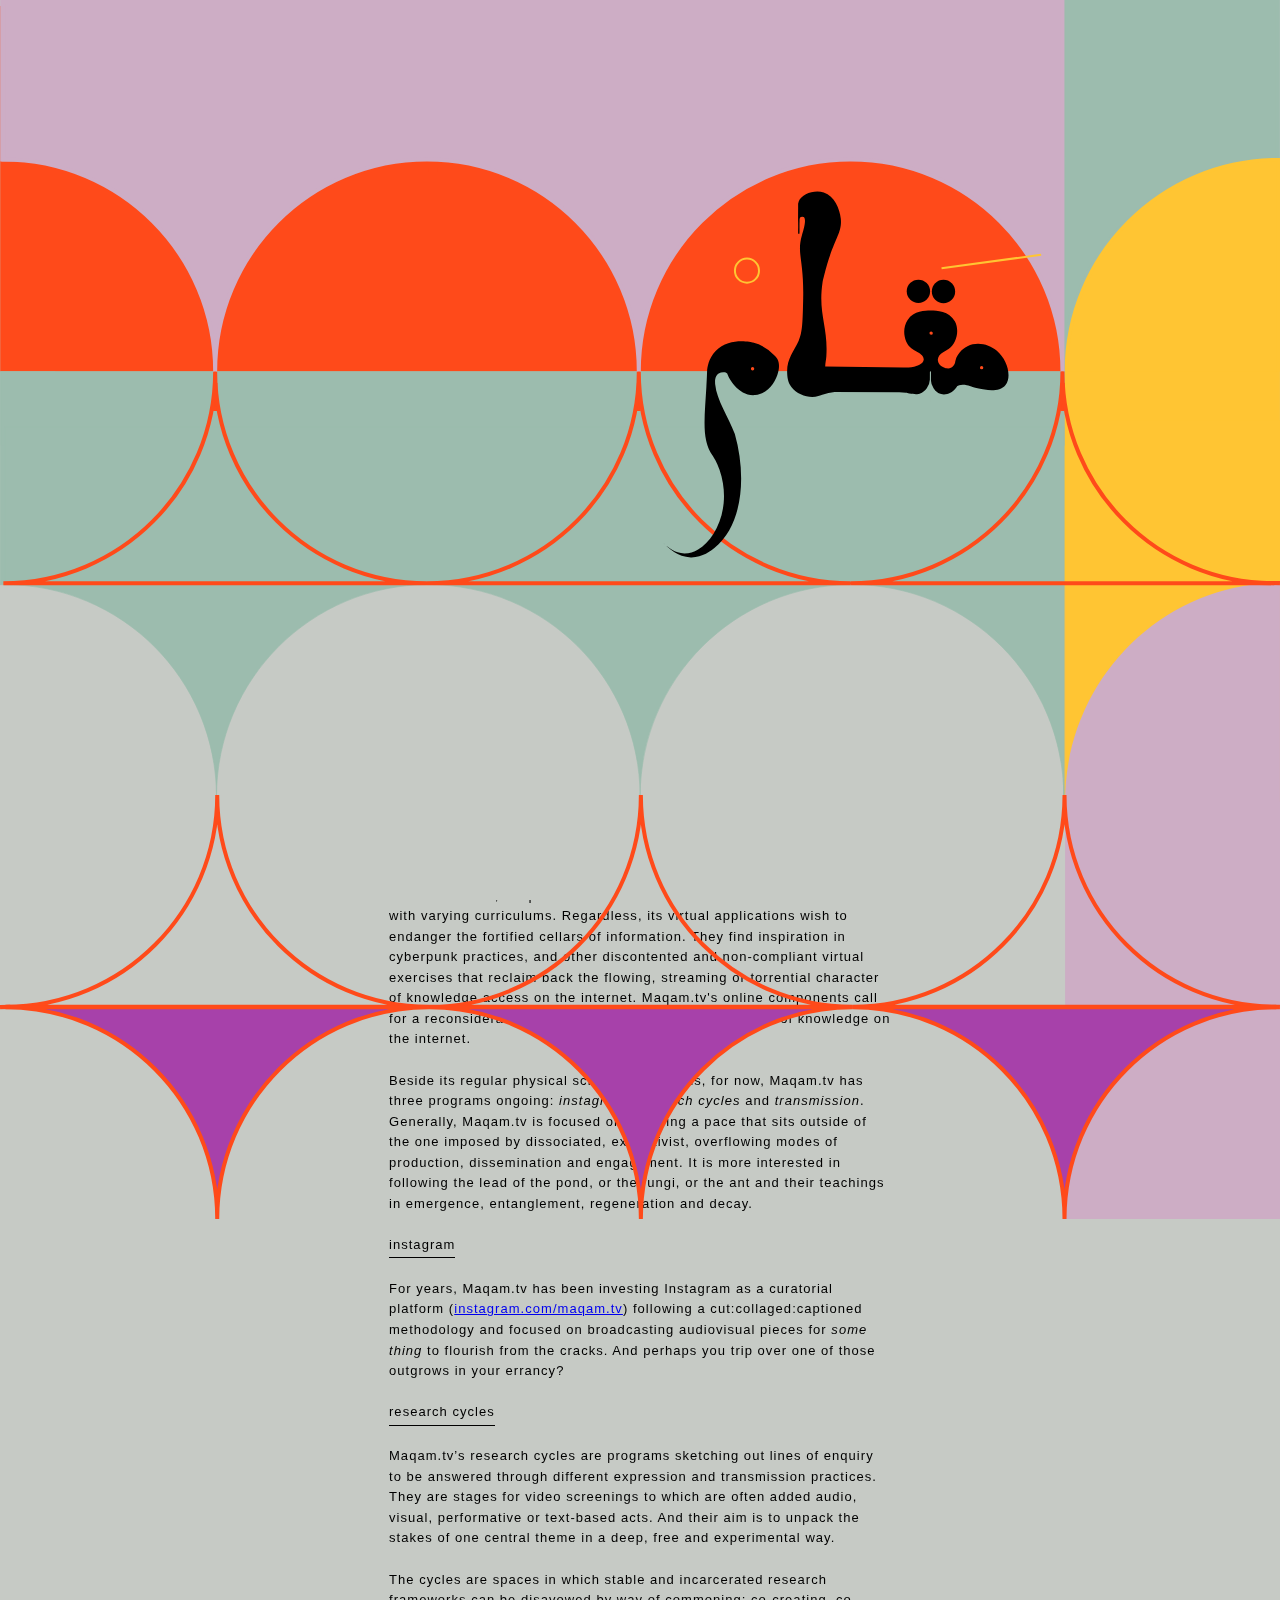
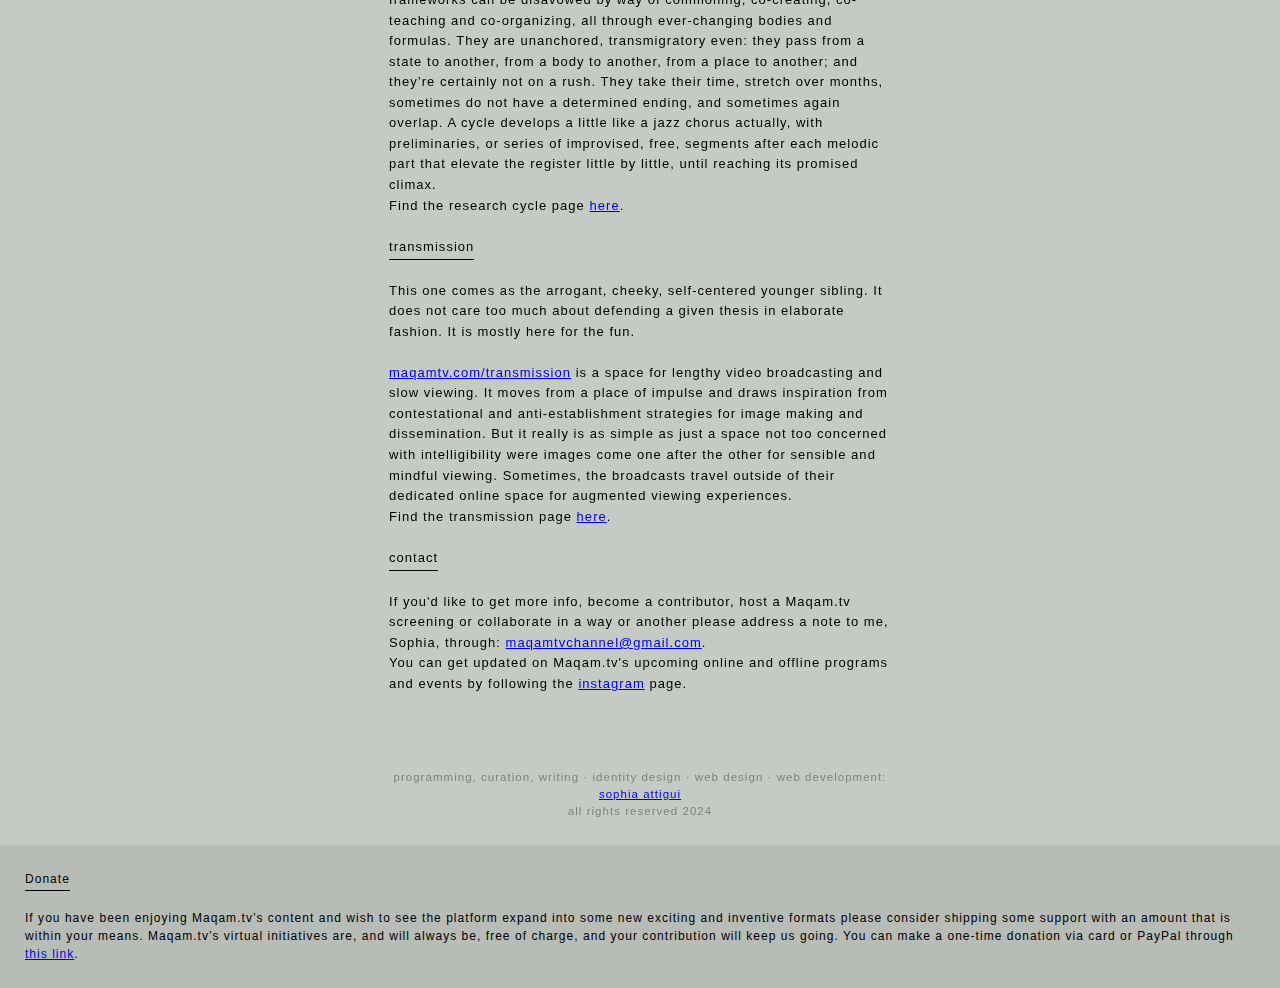
<file: index.html>
<!DOCTYPE html>
<html>
	
	<head>

		<meta charset="utf-8" />
		<link rel="stylesheet" href="styles.css" type="text/css" />
	    <script src="https://ajax.googleapis.com/ajax/libs/jquery/3.2.1/jquery.min.js"></script>
	    <meta name="viewport" content="width=device-width,initial-scale=1,maximum-scale=1,user-scalable=no">
		<meta http-equiv="X-UA-Compatible" content="IE=edge,chrome=1">
		<meta name="HandheldFriendly" content="true">
		<meta name="author" content="Maqam.tv">
		<meta name="description" content="Maqam.tv is an itinerant broadcast channel airing video content from North Africa and South to Central Asia">
		<meta name="keywords" content="Maqam.tv, maqam tv, maqam, maqam broadcast channel, maqam.tv channel">




	<title>Maqam.tv · Itinerant broadcast channel</title>
  <link rel="icon" type="image/x-icon" href="images/favicon.png">

	<head>
		
						<script>



			$(document).ready(function(){

$("#giant-logo").click(function(){
    $("#giant-logo").hide();
});

$("#giant-logo").click(function(){
    $("#gray-block").hide();
});

$("#gray-block").click(function(){
    $("#gray-block").hide();
});

$("#gray-block").click(function(){
    $("#giant-logo").hide();
});




$("#giant-logo2").click(function(){
    $("#giant-logo2").hide();
});

$("#giant-logo2").click(function(){
    $("#gray-block").hide();
});

$("#gray-block").click(function(){
    $("#gray-block").hide();
});

$("#gray-block").click(function(){
    $("#giant-logo2").hide();
});




$("#giant-logo2").click(function(){
    $("#small-logo2").show();
});
$("#gray-block").click(function(){
    $("#small-logo2").show();
});







$('#small-logo').hide();
$('#pink-square').on('click',
  function() {
    $('#small-logo, #small-logo2').toggle(0);
  }
);


			});



				</script>




	</head>

	<body class="introduction">

		<div class="giant"><img id="giant-logo" img src="images/artboard.svg"></div></div>

		<div class="giant2"><img id="giant-logo2" img src="images/artboard2.png"></div></div>

		<div id="gray-block" class="animated fadeOut"></div>


		<div class="menu"><a class="general" href="https://maqamtv.com/index">home</a>
			<br><a class="general" href="https://maqamtv.com/researchcycles">research cycles</a>
			<br><a class="general" href="https://maqamtv.com/transmission">transmission</a>
			<br><a class="general" href="https://instagram.com/maqam.tv" target="_blank">instagram</a>
		</div>

		<img id="small-logo" img src="images/small-logo2_maqamtv_copyright_sophiaattigui_2022.png"/></div>

		<img id="small-logo2" img src="images/small-logo_maqamtv_copyright_sophiaattigui_2022.png"/></div>

		<div id="pink-square"></div>

<!-- 						<div class="chat">
<script id="cid0020000381885744151" data-cfasync="false" async src="http://st.chatango.com/js/gz/emb.js" style="width: 316px;height: 352px;">{"handle":"maqam-tv","arch":"js","styles":{"a":"c7cac5","b":100,"c":"ff4a1a","d":"ff4a1a","e":"c7cac5","g":"ff4a1a","h":"c7cac5","j":"ff4a1a","k":"ff4a1a","l":"ff4a1a","m":"CC0000","n":"FFFFFF","p":"10","q":"ff4a1a","r":100,"ab":false,"usricon":0,"sba":67,"surl":0,"allowpm":0,"fwtickm":1}}</script>
		</div>
 -->
		<div class="container">

		<div id="line1"></div>


		<div id="main-text">

		

<div class="title">opening act</div>
<br>
<br>
Maqam.tv is an itinerant broadcasting channel airing video material from mainly North to Central Africa and South to Central Asia online and offline. The term broadcasting is taken in its two senses here: for one thing, it’s a matter of communicating a given content. And for the other, it’s a matter of sowing seeds in a given area <i>by hand</i> –and so: the back is to the breeze, the walk is slow-paced, the casting is measured. 
<br>
<br>Maqam.tv holds hoards of joy within! Yet anger too. It gets its tender force from gestures of liberation, resistance, reparation and healing. And grew from the urgency in contesting archiving protocols and in highjacking broadcasting frequencies. It wishes for a redressing. And thus, it stands. 
<img id="min" img src="images/min.png">
<!-- Maqam widens toward a plethora of knowledge, cultural and art practices to tell stories; sometimes to tell them for the first time, sometimes to re-narrate them, sometimes to put them back into circulation. That is for soils to be demined, for thoughts to be traced back and for blueprints to be mapped out.
It just loves errancy and strives in the rearranging of landscapes and bodies, languages and tales, vibrations and patterns.  -->
<div class="title">inquiries</div>
<br>
<br>Maqam.tv has several online and offline conducts, where it expands on a cinematic language developped from and around the format of the excerpt, or the segment, or the passage, or the sample. It's a format that breaks open, that pollenizes, that engenders. It <!-- cultivates the ungrammatical, the cripling and the fortunate. --> considers the no-longer-is, the almost-was, the not-yet and the soon-to. It's a language of hope.
<br>
<br>
Maqam.tv thinks of itself as a living, porous, archival station. The non-authoritarian, non-immortal, non-sanitarian type of archive that likes to undertake in sabotage acts against its very self. That’s because it does not much believe in the alleged absoluteness of the archival object. Maqam.tv’s archival spaces are thus the organic and vulnerable sites for the transmission of the other organic and vulnerable recollections and imaginations of individuals and collectives. It is uncertain and incomplete. Probably unreliable too. And can be negotiable any time.
<br>
<br>
Offline, Maqam.tv regularly collaborates with individuals, cultural institutions and nonprofits, hosting screenings (of excerpts or full-length formats), talks and workshops in movie theaters, art spaces, outdoor areas and classrooms. 
<br>And then online, Maqam.tv invests its own domaines and that of others with varying curriculums. Regardless, its virtual applications wish to endanger the fortified cellars of information. They find inspiration in cyberpunk practices, and other discontented and non-compliant virtual exercises that reclaim back the flowing, streaming or torrential character of knowledge access on the internet. Maqam.tv's online components call for a reconsideration of the fabrication and dissemination of knowledge on the internet. 
<br><br>Beside its regular physical screening sessions, for now, Maqam.tv has three programs ongoing: <i>instagram</i>, <i>research cycles</i> and <i> transmission</i>. 
Generally, Maqam.tv is focused on following a pace that sits outside of the one imposed by dissociated, extractivist, overflowing modes of production, dissemination and engagement. It is more interested in following the lead of the pond, or the fungi, or the ant and their teachings in emergence, entanglement, regeneration and decay.
<br>
<br>
<div class="title">instagram</div>
<br>
<br>
For years, Maqam.tv has been investing Instagram as a curatorial platform (<a class="general" href="https://www.instagram.com/maqam.tv/" target="_blank">instagram.com/maqam.tv</a>) following a cut:collaged:captioned methodology and focused on broadcasting audiovisual pieces for <i>some thing</i> to flourish from the cracks. And perhaps you trip over one of those outgrows in your errancy?   <!-- Image tracks are sensibly composed from an Instagram post to another, and from within single posts. 

	hopefully, to modified understandings of cinematic production, subject and spectatorship. -->
<!-- . For echoes to resonate against each other, for cracks to converge or for waves to carry one toward, and away from, another. -->
<br>
<br>
<div class="title">research cycles</div>
<br>
<br>Maqam.tv’s research cycles are programs sketching out lines of enquiry to be answered through different expression and transmission practices. They are stages for video screenings to which are often added audio, visual, performative or text-based acts. And their aim is to unpack the stakes of one central theme in a deep, free and experimental way.
<br>
<br>The cycles are spaces in which stable and incarcerated research frameworks can be disavowed by way of commoning; co-creating, co-teaching and co-organizing, all through ever-changing bodies and formulas. They are unanchored, transmigratory even: they pass from a state to another, from a body to another, from a place to another; and they’re certainly not on a rush. They take their time, stretch over months, sometimes do not have a determined ending, and sometimes again overlap. A cycle develops a little like a jazz chorus actually, with preliminaries, or series of improvised, free, segments after each melodic part that elevate the register little by little, until reaching its promised climax.
<br>Find the research cycle page <a class="general" href="https://maqamtv.com/researchcycles">here</a>.
<br>
<br>
<div class="title">transmission</div>
<br>
<br>This one comes as the arrogant, cheeky, self-centered younger sibling. It does not care too much about defending a given thesis in elaborate fashion. It is mostly here for the fun. 
<br>
<br><a class="general" href="https://maqamtv.com/transmission" target="_blank">maqamtv.com/transmission</a> is a space for lengthy video broadcasting and slow viewing. It moves from a place of impulse and draws inspiration from contestational and anti-establishment strategies for image making and dissemination. But it really is as simple as just a space not too concerned with intelligibility were images come one after the other for sensible and mindful viewing. Sometimes, the broadcasts travel outside of their dedicated online space for augmented viewing experiences. 
<br>Find the transmission page <a class="general" href="https://maqamtv.com/transmission">here</a>.
<br>
<br>
<div class="title">contact</div>
<br>
<br>If you'd like to get more info, become a contributor, host a Maqam.tv screening or collaborate in a way or another please address a note to me, Sophia, through: <a class="general" href="mailto:maqamtvchannel@gmail.com" target="_blank">maqamtvchannel@gmail.com</a>.
<br>
You can get updated on Maqam.tv's upcoming online and offline programs and events by following the <a class="general" href="https://www.instagram.com/maqam.tv/" target="_blank">instagram</a> page.</div><br><div id="credits">programming, curation, writing · identity design · web design · web development: <a class="general" href="https://www.sophiaattigui.com/" target="_blank">sophia attigui</a><br>all rights reserved 2024</div>
</div>



		</div>



				<div class="donation-box">
			<div id="donate">Donate</div><br><br>
			If you have been enjoying Maqam.tv’s content and wish to see the platform expand into some new exciting and inventive formats please consider shipping some support with an amount that is within your means. Maqam.tv’s virtual initiatives are, and will always be, free of charge, and your contribution will keep us going. You can make a one-time donation via card or PayPal through <a class="general" href="https://paypal.me/maqamtv?country.x=MA&locale.x=en_US" target="_blank">this link</a><!-- , or subscribe for a monthly donation via our <a class="general" href="https://patreon.com/maqamtv" target="_blank">Patreon</a> -->. 
		</div>

</div>





	</body> 


<!-- <footer><div id="new">new</div></footer>
 -->
</file>
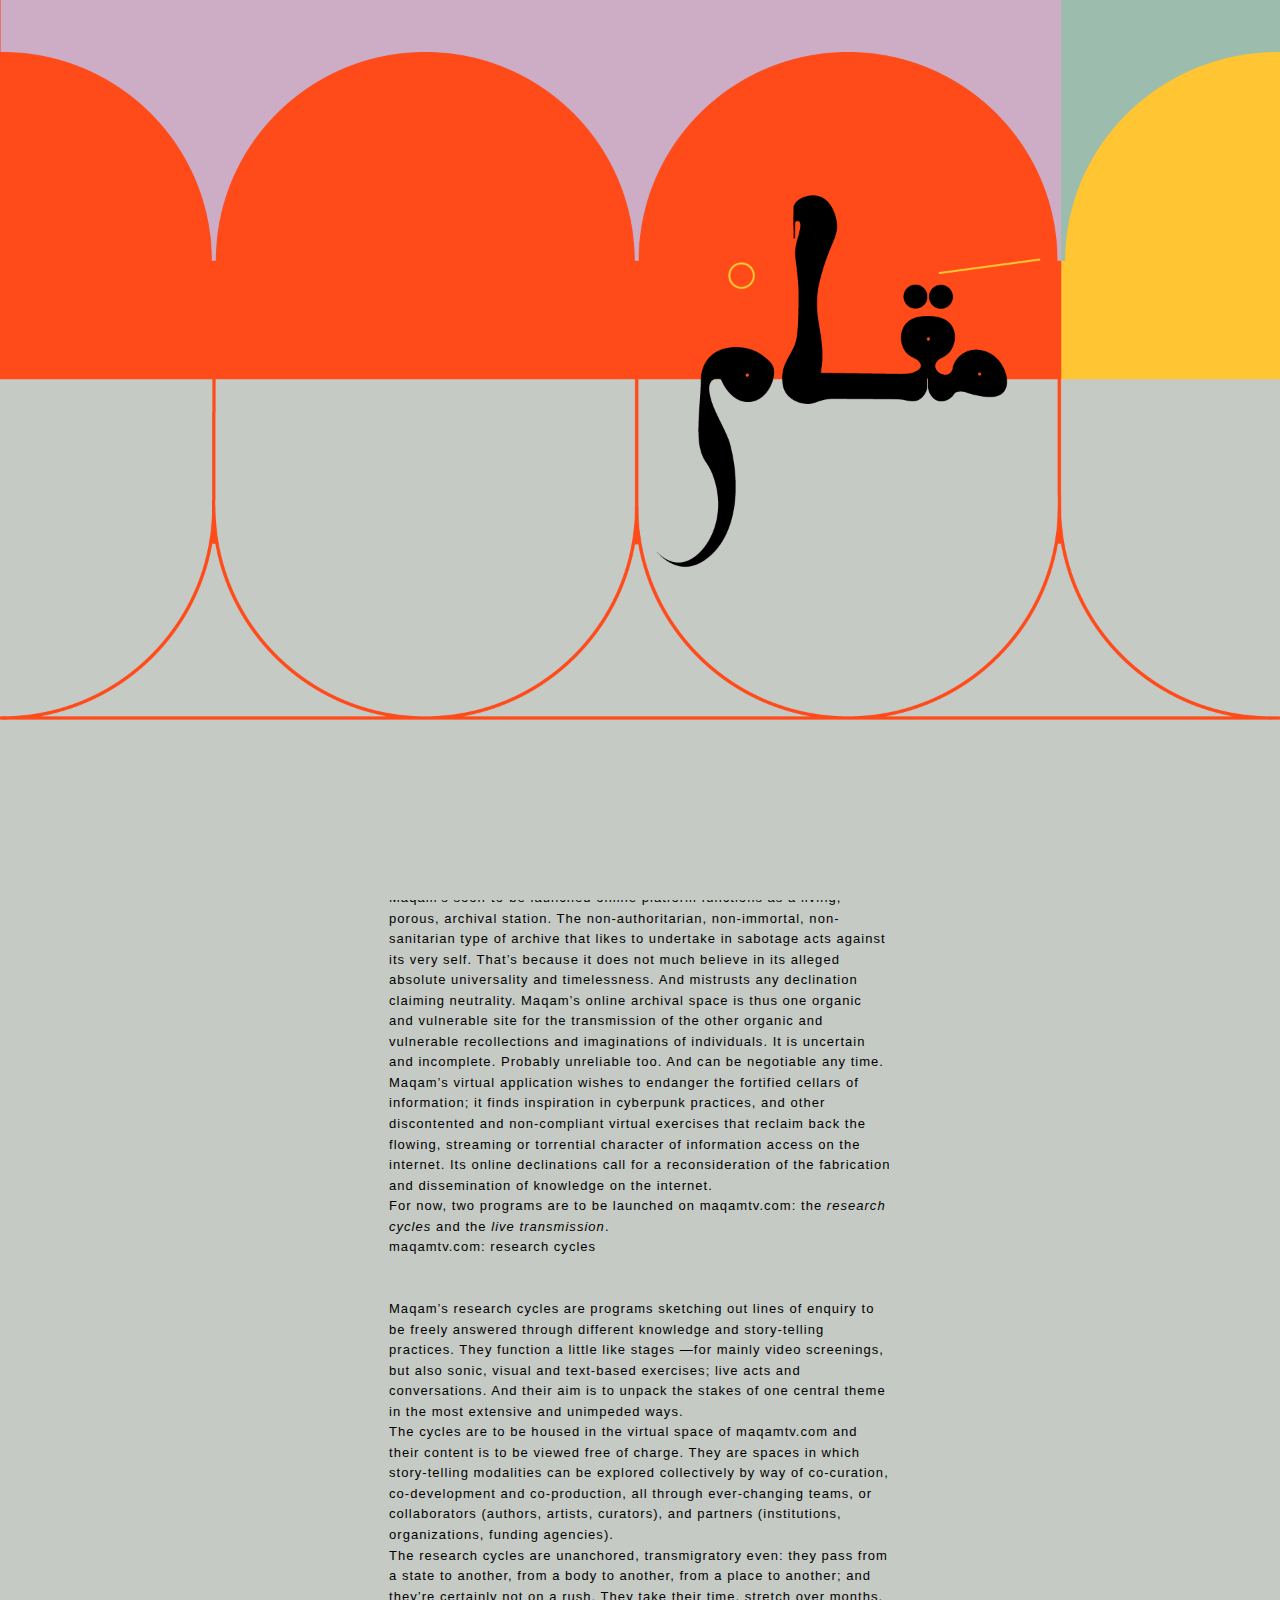
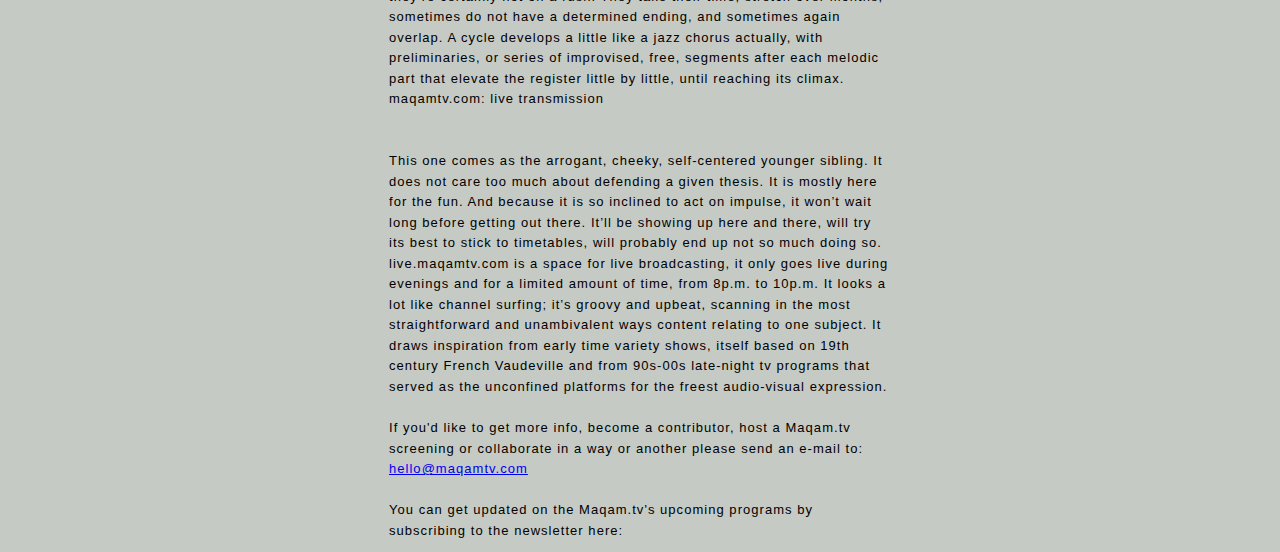
<file: introduction.html>
<!DOCTYPE html>
<html>
	
	<head>

		<meta charset="utf-8" />
		<link rel="stylesheet" href="styles.css" type="text/css" />
	    <script src="https://ajax.googleapis.com/ajax/libs/jquery/3.2.1/jquery.min.js"></script>
	    <meta name="viewport" content="width=device-width,initial-scale=1,maximum-scale=1,user-scalable=no">
		<meta http-equiv="X-UA-Compatible" content="IE=edge,chrome=1">
		<meta name="HandheldFriendly" content="true">
		<meta name="author" content="Maqam.tv">
		<meta name="description" content="Maqam.tv is an itinerant broadcast channel airing video content from North Africa and South to Central Asia">
		<meta name="keywords" content="Maqam.tv, maqam tv, maqam, maqam broadcast channel, maqam.tv channel">




	<title>Maqam.tv · Itinerant broadcast channel</title>

	<head>
		
						<script>



			$(document).ready(function(){

$("#giant-logo").click(function(){
    $("#giant-logo").hide();
});

$("#giant-logo").click(function(){
    $("#gray-block").hide();
});




$('#small-logo2').hide();
$('#pink-square').on('click',
  function() {
    $('#small-logo, #small-logo2').toggle(0);
  }
);


			});



				</script>

	</head>

	<body class="introduction">

		<div class="giant"><img id="giant-logo" img src="images/artboard.png"></div></div>

		<div id="gray-block" class="animated fadeOut"></div>

		<img id="small-logo" img src="images/small-logo2_maqamtv_copyright_sophiaattigui_2022.png"/></div>

		<img id="small-logo2" img src="images/small-logo_maqamtv_copyright_sophiaattigui_2022.png"/></div>

		<div id="pink-square"></div>

		<div class="container">
		<div id="title-intro">maqam.tv introduction text *2022*</div>

		<div id="line1"></div>

		<div id="title-text">opening act</div>

		<div id="main-text">


Maqam.tv is an itinerant broadcasting channel airing video content from parts of Africa and Asia online and offline. The term broadcasting is taken in its two senses here: for one thing, it’s a matter of communicating a given content. And for the other, it’s a matter of sowing seeds in a given area <i>by hand</i> –and so: the back is to the breeze, the walk is slow-paced, the casting is measured. 
<br>Maqam holds so much joy within! Yet anger too. Because so much of that material remains unheard of and so many voices are yet to be elevated. 
<br>It wishes for a redressing. And thus, it stands. 
<br><img id="min" img src="images/min.png">
Maqam widens towards a plethora of knowledge, cultural and art practices to tell stories; sometimes to tell them for the first time, sometimes to re-narrate them, sometimes to put them back into circulation. It does love agitation; strives in the rearranging of landscapes and bodies, languages and tales, vibrations and patterns. It gets its force from theories and practices of liberation, restoration and healing. And grew from the very urgency in decentralizing archiving and transmission processes and highjacking broadcasting frequencies. 
That is for soils to be demined. For thoughts to be retrieved, memories; restored. 
<br>
Maqam.tv has already a strong digital existence; for years, it has been investing Instagram as a curatorial platform following a methodology focused on bringing people of different outlooks together around quasi-exclusive video content (<a class="general" href="https://www.instagram.com/maqam.tv/" target="_blank">instagram.com/maqam.tv</a>). And it does have a growing existence offline too: it has been collaborating with cultural institutions and nonprofits, hosting screenings, talks and round tables relevant to their area of study or interest in movie theaters, art spaces, outdoor areas, classrooms —anywhere really where people can get comfortable watching a film and sharing thoughts.
<br>
<div id="title-text2">coming soon: maqamtv.com</div>
<br><br>Maqam’s soon-to-be launched online platform functions as a living, porous, archival station. The non-authoritarian, non-immortal, non-sanitarian type of archive that likes to undertake in sabotage acts against its very self. That’s because it does not much believe in its alleged absolute universality and timelessness. And mistrusts any declination claiming neutrality. Maqam’s online archival space is thus one organic and vulnerable site for the transmission of the other organic and vulnerable recollections and imaginations of individuals. It is uncertain and incomplete. Probably unreliable too. And can be negotiable any time. 
<br>
Maqam’s virtual application wishes to endanger the fortified cellars of information; it finds inspiration in cyberpunk practices, and other discontented and non-compliant virtual exercises that reclaim back the flowing, streaming or torrential character of information access on the internet. Its online declinations call for a reconsideration of the fabrication and dissemination of knowledge on the internet. 
<br>For now, two programs are to be launched on maqamtv.com: the <i>research cycles</i> and the <i>live transmission</i>. 
<br><div id="title-text3">maqamtv.com: research cycles</div>
<br>
<br>Maqam’s research cycles are programs sketching out lines of enquiry to be freely answered through different knowledge and story-telling practices. They function a little like stages —for mainly video screenings, but also sonic, visual and text-based exercises; live acts and conversations. And their aim is to unpack the stakes of one central theme in the most extensive and unimpeded ways.
<br>The cycles are to be housed in the virtual space of maqamtv.com and their content is to be viewed free of charge. They are spaces in which story-telling modalities can be explored collectively by way of co-curation, co-development and co-production, all through ever-changing teams, or collaborators (authors, artists, curators), and partners (institutions, organizations, funding agencies). 
<br>The research cycles are unanchored, transmigratory even: they pass from a state to another, from a body to another, from a place to another; and they’re certainly not on a rush. They take their time, stretch over months, sometimes do not have a determined ending, and sometimes again overlap. A cycle develops a little like a jazz chorus actually, with preliminaries, or series of improvised, free, segments after each melodic part that elevate the register little by little, until reaching its climax. 
<br>
<div id="title-text3">maqamtv.com: live transmission</div>
<br><br>This one comes as the arrogant, cheeky, self-centered younger sibling. It does not care too much about defending a given thesis. It is mostly here for the fun. And because it is so inclined to act on impulse, it won’t wait long before getting out there. It’ll be showing up here and there, will try its best to stick to timetables, will probably end up not so much doing so. live.maqamtv.com is a space for live broadcasting, it only goes live during evenings and for a limited amount of time, from 8p.m. to 10p.m. It looks a lot like channel surfing; it’s groovy and upbeat, scanning in the most straightforward and unambivalent ways content relating to one subject. It draws inspiration from early time variety shows, itself based on 19th century French Vaudeville and from 90s-00s late-night tv programs that served as the unconfined platforms for the freest audio-visual expression.
<br>
<br>
<div id="title-text4">
If you'd like to get more info, become a contributor, host a Maqam.tv screening or collaborate in a way or another please send an e-mail to: <a class="general" href="mailto:sophia.attigui@gmail.com" target="_blank">hello@maqamtv.com</a></div>
<br>
<div id="title-text5">You can get updated on the Maqam.tv's upcoming programs by subscribing to the newsletter here:
</div>


		</div>

		

</div>

	</body> 
<!-- <footer><div id="new">new</div></footer>
 -->
</file>
<file: styles.css>
/*html {
	height: 100%;
}*/


.index {
	background-color: #d4acc7;
	margin: 0;
	padding: 0;
	overflow: hidden;
	cursor: pointer;
}

.index a{
    display:block;
    position:absolute;
    top:0px;
    left:0px;
    bottom:0px;
    right:0px;
    z-index: 300;
}

a:visited { 
 text-decoration: none; 
 color: blue;
}



/*#circularcursor {
  cursor: pointer;
  background-color: transparent;
  border:2.5px solid #fec200;    
  height:50px;
  width:50px;
  border-radius:50%;
  -moz-border-radius:50%;
  -webkit-border-radius:50%;
  position: absolute;
  z-index: 3000;
}*/




#giant-logo {
	z-index: 100000;
	position:fixed;
	top: 0;
	width: 100%;
	cursor: pointer;
}

/*    	@media screen and (max-width: 1440px) {
    #giant-logo {
width: 125%;

    }
    }*/

    @media screen and (max-width: 940px) {
    #giant-logo {
	display: none;

    }
    }


    #giant-logo2 {
	z-index: 100000;
	position:fixed;
	top: 0;
	width: 100%;
	height: auto;
	cursor: pointer;
	display:  none;
}

/*    	@media screen and (max-width: 1440px) {
    #giant-logo {
width: 125%;

    }
    }*/

        	@media screen and (max-width: 940px) {
    #giant-logo2 {
display: block;

    }
    }

   



#color-top {
    position: fixed;
    top: 0px;
    left: 0px;
    width: 100%;
    height: 49.2%;
    background-color: #ff3000;
    z-index: -1;

}

.chat {
    background: none;
    float: right;
	margin-right: 55px;
	margin-top: 800px;
	padding: 35px;

}

.donation-box {

	z-index: 900;
	position: absolute;
	background-color: #b8bcb7;
	padding: 25px;

	font-family: "arial";
	color: black;
	font-size: 12px;
	line-height: 1.5em;
	font-weight: 400;
	letter-spacing: 1.03333px;
	text-rendering: optimizeLegibility;

	-ms-user-select: none;
    -webkit-user-select: none;
    user-select: none;

}



#donate {
	border-bottom: 1px solid;
	padding-bottom: 0.15em;
	display: inline-block;
    width: auto;
	bottom: 0;
	position: relative;
	right: 0;
	margin: 0;


    }




.animated {
	cursor: pointer;
	position: fixed;
	z-index: 9999;
	background-color: #c6cac5;
	top: 0px;
    left: 0px;
    width: 100%;
    height: 100%;
    -webkit-animation-duration: 7.5s;animation-duration: 7.5s;
    -webkit-animation-fill-mode: both;animation-fill-mode: both;
}


         @-webkit-keyframes fadeOut {
            0% {opacity: 1;}
            100% {opacity: 0;}
         }

         @keyframes fadeOut {
            0% {opacity: 1;}
            100% {opacity: 0;}
         }

         .fadeOut {
            -webkit-animation-name: fadeOut;
            animation-name: fadeOut;
         }

/*
    @media screen and (max-width: 800px) {
    .animated {
display: none;

    }
    }*/


#logo {
/*	z-index: 1000;*/
	position:fixed;
    width:  800px;
    height: 800px;
    left: 50%;
    top:  50%;
    margin-left: -400px; /* 800px/2 = 400px */
    margin-top:  -400px; /* ditto */
}

	@media screen and (max-width: 650px) {
    #logo {
    width:  600px;
    height: 600px;
    margin-left: -300px; /* 100px/2 = 50px */
    margin-top:  -300px; /* ditto */
    }

    }

    	@media screen and (max-width: 430px) {
    #logo {
    width:  400px;
    height: 400px;
    margin-left: -200px; /* 100px/2 = 50px */
    margin-top:  -200px; /* ditto */
    }

    }



/*#square1 {
  position: absolute;
  top: 310px;
  left: 310px;	
  height: 40px;
  width: 40px;
  background-color: #fec200;
  z-index: 800;
  display: inline-block;
}

    	@media screen and (max-width: 920px) {
    #square1 {
  top: 130px;
  left: 30px;		
  height: 30px;
  width: 30px;
    }

    }


#square2 {
  top: 310px;
  left: 350px;		
  position: absolute;
  height: 40px;
  width: 40px;
  background-color: #174cf4;
  z-index: 800;
  display: inline-block;
}

	@media screen and (max-width: 920px) {
    #square2 {
  top: 130px;
  left: 60px;		
  height: 30px;
  width: 30px;
    }

    }*/


#rectangle {
	background: conic-gradient(#fec200 0deg 180deg, #174cf4 180deg 360deg);
	height: 40px;
	width: 80px;
	position: fixed;
	top: 310px;
	left: 20%;
	z-index: 30000;
}



footer {
  bottom: 0;
  height: 15px;
  width: 100%;
  background-color: #97CC25;
  margin: 0;
  z-index: 300;
  position: fixed;
}


.introduction {

	background-color: #c6cac5;
	margin: 0;
	padding: 0;

	}

/*this is to make page appear with a fade-in effect


  animation: fadeIn 3s;
  -webkit-animation: fadeIn 3s;
  -moz-animation: fadeIn 3s;
  -o-animation: fadeIn 3s;
  -ms-animation: fadeIn 3s;
}

@keyframes fadeIn {
  0% { opacity: 0; }
  100% { opacity: 1; }
}

@-moz-keyframes fadeIn {
  0% { opacity: 0; }
  100% { opacity: 1; }
}

@-webkit-keyframes fadeIn {
  0% { opacity: 0; }
  100% { opacity: 1; }
}

@-o-keyframes fadeIn {
  0% { opacity: 0; }
  100% { opacity: 1; }
}

@-ms-keyframes fadeIn {
  0% { opacity: 0; }
  100% { opacity: 1; }
}
*/


/*#middle-rectangle {
  border-radius: 20px;
  background: #403f3f;
  padding: 20px;
  width: 150px;
  height: 90px; 
  position: fixed;
  left: 50%;
  top: 50%;
  transform: translateX(-50%);
  z-index: -200;
}*/

html::-webkit-scrollbar {
      width: 8px; 
   }

html::-webkit-scrollbar-track {
    background-color: #ff3000;
  }

html::-webkit-scrollbar-thumb {
    background: #A741AA;
    border-radius: 0px;
  }

         	@media screen and (max-width: 830px) {
    html::-webkit-scrollbar {
display: none;

    }
    }

             	@media screen and (max-width: 830px) {
    html::-webkit-scrollbar-track {
display: none;

    }
    }

                 	@media screen and (max-width: 830px) {
    html::-webkit-scrollbar-thumb {
display: none;

    }
    }

#small-logo {
	padding: 15px;
	top: 138px;
	left: 35px;
	position: fixed;
	width: 300px;
	z-index: 900;
}

	@media screen and (max-width: 1440px) {
    #small-logo {
    top:  50px;	
    width:  300px;
    }
    }

    @media screen and (max-width: 830px) {
    #small-logo {
    width: 210px;
    top: 50px;	
    left: 50%;
    display: none;
    margin-left: -111px; /* 800px/2 = 400px */
 /*   padding-bottom: 80px;*/
    }
    }






#small-logo2 {
	padding: 15px;
	top: 93px;
	left: 30px;
	position: fixed;
	width: 305px;
	z-index: 900;
}

	@media screen and (max-width: 1440px) {
    #small-logo2 {
    top:  20px;	
    width:  250px;
    }
    }
    
    @media screen and (max-width: 830px) {
    #small-logo2 {
    width: 180px;
    top: 20px;	
    left: 50%;
    display: none;
    margin-left: -110px; /* 800px/2 = 400px */
 /*   padding-bottom: 80px;*/
    }
    }


 .menu {
 	width: 170px;
 	padding: 5px;
 	top: 100px ;
 	right: 200px;
 	position: fixed;
 	font-family: arial;
 	color: black;
	font-size: 12px;
	line-height: 1.5em;
	font-weight: 400;
	letter-spacing: 1.03333px;
	text-rendering: optimizeLegibility;
	margin: 5px;
/*	z-index: 10000;
*/ }   

/* .menu:hover {
    outline: solid;
	outline-width: 0.4px;
	outline-color: #179eff;
}*/

    @media screen and (max-width: 1225px) {
    .menu {
	left: 40px;
	top: 313px;
		z-index: 0;

    }
    }

    @media screen and (max-width: 830px) {
    .menu {
    top: 240px;
	position: relative;
	left: 14%;

    }
    }


.container {
	margin: 0 auto;
/*  outline: solid;
	outline-color: transparent;
	outline-width: 0.4px;*/
/*	padding: 200px;
	padding-top: 35px;
	padding-bottom: 40px;*/
    top: 75px;
    width: 40%;
	position: relative;
	margin-bottom: 100px;
}


    @media screen and (max-width: 1225px) {
    .container {
	width: 50%;
	padding: 0;
	top: 250px;
	padding-top: 0px;
	margin-top: 80px;
    }
    }

    @media screen and (max-width: 1000px) {
    .container {
	width: 60%;
	padding: 0;
	top: 250px;
	padding-top: 0;
	margin-top: 40px;
    }
    }

    @media screen and (max-width: 830px) {
    .container {
	width: 70%;
	margin-top: 10px;

    }
    }

.container:hover {
	outline-color: #179eff;
}


/*.wrapper {
	position: absolute;
	top: 33px;
	left: 39px;
	font-family: "Times New Roman";
	width: 680px;
	height: auto;

}*/


#title-intro {

/*	color: black;
	font-size: 15px;
	text-align: center;
	position: absolute;
	left: 50%;
	transform: translateX(-50%);
	z-index: 4;*/

	font-family: "arial";
	font-weight: bold;
	color: black;
	font-size: 15px;
	line-height: 1.5em;
	font-weight: 400;
	letter-spacing: 1.03333px;
	text-rendering: optimizeLegibility;
	position: relative;
	top: 19px;
	z-index: 1;
	margin-bottom: 50px;

}

#title-intro:hover {
    outline: solid;
	outline-width: 0.4px;
	outline-color: #179eff;
}

/*#line1 {
	width: 100%;
	height: 0px;
	top: 50px;
	border-bottom: 0.4px solid white;
	position: relative;
	z-index: 3;
}*/

#line1:hover {
	border-bottom: 0.4px solid #179eff;
}

/*#title-text {
	font-family:  "Apple Symbols";
	color: black;
	font-size: 20px;
	text-align: center;
	margin-top: 135px;
	position: absolute;
	left: 50%;
	transform: translateX(-50%);
	z-index: 2;

}

#title-text:hover {
    outline: solid;
	outline-width: 0.4px;
	outline-color: #179eff;
}*/


#min {
  display: block;
  margin-left: auto;
  margin-right: auto;
  width: 4em;
  margin-top: 21px;
  margin-bottom: 30px;
}

#min:hover {
    outline: solid;
	outline-width: 0.4px;
	outline-color: #179eff;
}


.title {
	border-bottom: 1.6px solid;
	padding-bottom: 0.15em;
	display: inline-block;
}

#main-text {
	font-family: "arial";
	color: black;
	font-size: 13px;
	line-height: 1.58em;
	font-weight: 400;
	letter-spacing: 1.03333px;
	text-rendering: optimizeLegibility;
	position: relative;
	top: 19px;
	z-index: 1;
	margin-bottom: 50px;
	padding: 5px;
	    -ms-user-select: none;
    -webkit-user-select: none;
    user-select: none;
}

#main-text:hover {
    outline: solid;
	outline-width: 0.4px;
	outline-color: #179eff;
}

    @media screen and (max-width: 830px) {
    #main-text {
    font-size: 14px;
	line-height: 1.5em;
	top: 0;
	margin: 0;
	padding: 0;
	bottom: 0;
    }
    }

#pink-square {
	height: 25px;
  	width: 25px;
  	background-color: #fec200;
  	position: fixed;
  	bottom: 30px;
  	left: 30px;
  	z-index: 200;
  	cursor: pointer;
}

#pink-square:hover {
	background-color: #174cf4;
}

    	@media screen and (max-width: 683px) {
    #pink-square {
    left: 10px;
    bottom: 10px;
    }
    }

 .more {
 	margin-top: 40px;
 	margin-bottom: 40px;
 }

 #credits {
 	margin-bottom: 40px;
 	margin-top: 20px;
 	text-align: center;
 	font-family: arial;
 	font-size: 11.5px;
 	line-height: 1.5em;
	font-weight: 400;
	letter-spacing: 1.03333px;
	text-rendering: optimizeLegibility;
 	color: gray;
 }


 .menu2 {
 	width: 170px;
 	padding: 5px;
 	top: 105px ;
 	left: 50px;
 	position: fixed;
 	font-family: arial;
 	color: black;
	font-size: 12px;
	line-height: 1.5em;
	font-weight: 400;
	letter-spacing: 1.03333px;
	text-rendering: optimizeLegibility;
	margin: 5px;
/*	z-index: 10000;
*/ } 

    @media screen and (max-width: 993px) {
    .menu2 {
	position: absolute;
	top: 20px;
	left: 40px;
    }
    }


.transmission {
	background-color: #c6cac5;
	margin: 0;
	padding: 0;
    -ms-user-select: none;
    -webkit-user-select: none;
    user-select: none;

	}

.transmission-text {
	font-family: "arial";
	color: black;
	font-size: 13px;
	line-height: 1.58em;
	font-weight: 400;
	letter-spacing: 1.03333px;
	text-rendering: optimizeLegibility;

}

.transmission-container {

	left: 300px;
    top: 92px;
    width: 63%;
	position: relative;
	margin-right: 20px;
}	

    @media screen and (max-width: 993px) {
    .transmission-container {
	width: 80%;
	position: absolute;
	left: 50px;
	top: 110px;

    }
    }

#musiqa {
  position: relative;
  overflow: hidden;
  width: 100%;
  padding-top: 56.25%; /* 16:9 Aspect Ratio (divide 9 by 16 = 0.5625) */
}

#musiqa iframe {
  position: absolute;
  top: 0;
  left: 0;
  bottom: 0;
  right: 0;
  width: 100%;
  height: 100%;
}

/*        @media screen and (max-width: 782px) {
    .musiqa iframe  {
	padding:  0;
	margin:  0;
	position: absolute;
  width: 100%;
  height: 100%;

    }
    }*/


    #stone2 {
    	display: none;
    }

        @media screen and (max-width: 782px) {
    #stone2 {
display: initial;

    }
    }

            @media screen and (max-width: 782px) {
    #stone {
display: none;

    }
    }


#announce {
	z-index: 1;
/*	margin-bottom: 50px;
*/	padding: 10px;
	margin: 10px;
	position: fixed;
	width: 180px;
	left: 50px;
	top: 200px;

  text-align: center;
  border: 1.2px solid;
}

    @media screen and (max-width: 993px) {
    #announce {
	position: relative;
	top: 20px;
	right: 20%;
	float: right;
	margin-right: 20%;
	width: 130px;
    }
    }

.cycles {
	background-color: #c6cac5;
	margin: 0;
	padding: 0;
	-ms-user-select: none;
    -webkit-user-select: none;
    user-select: none;

	}

.cycles-container {

	left: 300px;
    top: 92px;
    width: 63%;
	position: relative;
	margin-right: 20px;
}	

    @media screen and (max-width: 993px) {
    .cycles-container {
	width: 80%;
	position: absolute;
	left: 50px;
	top: 110px;

    }
    }

.cycles-text {
	font-family: "arial";
	color: black;
	font-size: 13px;
	line-height: 1.58em;
	font-weight: 400;
	letter-spacing: 1.03333px;
	text-rendering: optimizeLegibility;
}

blockquote {
    background-color: #bec2bf;
    padding: 15px;
}


    @media screen and (max-width: 993px) {
    blockquote {
	width: 80%;

    }
    }

#archi-mural {
  	width: 40px;
  	float: right;
  	right: 20px;
  	cursor: zoom-in;
}

#archi-mural2 {
  display: none;
}

#archi-mural:hover + #archi-mural2 {
  display: block;
  width: 800px;
  position: absolute;
  right: 20%;
  top: 20%;
}
</file>
